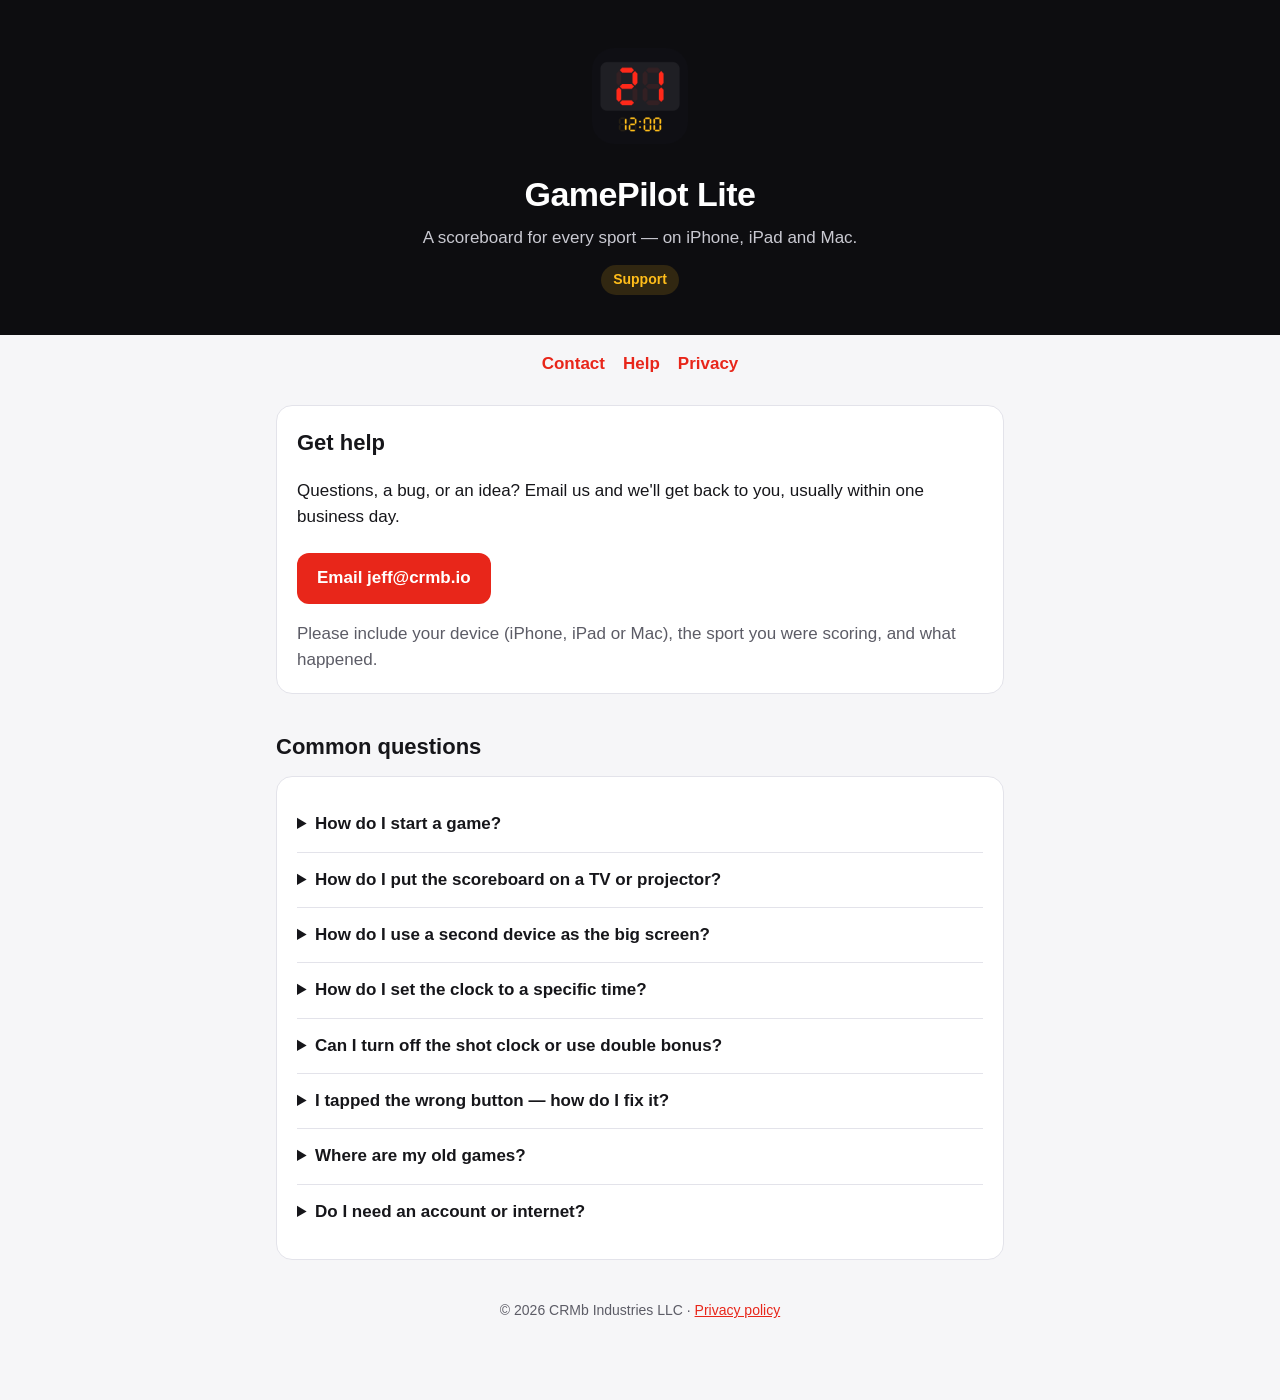
<file: index.html>
<!doctype html>
<html lang="en">
<head>
  <meta charset="utf-8">
  <meta name="viewport" content="width=device-width, initial-scale=1">
  <title>GamePilot Lite Support</title>
  <meta name="description" content="Help and contact for GamePilot (Lite), the scoreboard app for iPhone, iPad and Mac.">
  <link rel="icon" href="icon.png">
  <link rel="stylesheet" href="style.css">
</head>
<body>
  <header class="hero">
    <img src="icon.png" alt="GamePilot Lite app icon">
    <h1>GamePilot Lite</h1>
    <p>A scoreboard for every sport — on iPhone, iPad and Mac.</p>
    <span class="tag">Support</span>
  </header>
  <nav>
    <a href="#contact">Contact</a>
    <a href="#help">Help</a>
    <a href="privacy.html">Privacy</a>
  </nav>

  <main class="wrap">
    <section id="contact" class="card contact">
      <h2 style="margin-top:0">Get help</h2>
      <p>Questions, a bug, or an idea? Email us and we'll get back to you, usually within one business day.</p>
      <a class="button" href="mailto:jeff@crmb.io?subject=GamePilot%20Lite%20support">Email jeff@crmb.io</a>
      <p class="muted" style="margin-bottom:0">Please include your device (iPhone, iPad or Mac), the sport you were scoring, and what happened.</p>
    </section>

    <h2 id="help">Common questions</h2>
    <div class="card">
      <details>
        <summary>How do I start a game?</summary>
        <p>Tap <b>Start a game</b>, pick your sport, set team names, colors and rules, then tap <b>Start</b>. Every control for that sport fits on one screen.</p>
      </details>
      <details>
        <summary>How do I put the scoreboard on a TV or projector?</summary>
        <ol>
          <li><b>iPhone or iPad:</b> open Control Center, tap Screen Mirroring and choose your TV — or plug in an HDMI adapter. The TV shows only the scoreboard; your buttons stay on your device.</li>
          <li><b>Mac:</b> open Control Center → Screen Mirroring, pick your TV and choose <b>Extended display</b>. In GamePilot Lite, click <b>Show on display</b> and pick the TV. Press Esc or ⌘. to stop.</li>
        </ol>
      </details>
      <details>
        <summary>How do I use a second device as the big screen?</summary>
        <p>On the device for the big screen, open GamePilot Lite and choose <b>Be the big screen</b> — it shows a 4-digit code. On the device keeping score, tap the TV button and enter that code. Both devices need to be on the same Wi-Fi or near each other with Bluetooth on, and GamePilot Lite needs Local Network permission (Settings → Privacy &amp; Security → Local Network).</p>
      </details>
      <details>
        <summary>How do I set the clock to a specific time?</summary>
        <p>Tap the clock (or <b>Set time</b>) and pick the minutes and seconds. In basketball you can set the shot clock there too.</p>
      </details>
      <details>
        <summary>Can I turn off the shot clock or use double bonus?</summary>
        <p>Yes. Both are in the basketball rules when you start a game, and in the <b>⋯</b> menu during a game.</p>
      </details>
      <details>
        <summary>I tapped the wrong button — how do I fix it?</summary>
        <p>Tap <b>Undo</b> at the top. You can also adjust any number with the − and + buttons. In volleyball, pickleball and tennis, <b>Reopen last set</b> puts a finished set back in play at its final score.</p>
      </details>
      <details>
        <summary>Where are my old games?</summary>
        <p>Every game is saved on your device. From the start screen, open <b>Older games</b> and tap one to pick it back up. Swipe left on a game to delete it.</p>
      </details>
      <details>
        <summary>Do I need an account or internet?</summary>
        <p>No. GamePilot Lite works offline, has no account and no ads, and collects no data. See the <a href="privacy.html">privacy policy</a>.</p>
      </details>
    </div>

    <footer>
      <p>© 2026 CRMb Industries LLC · <a href="privacy.html">Privacy policy</a></p>
    </footer>
  </main>
</body>
</html>
</file>
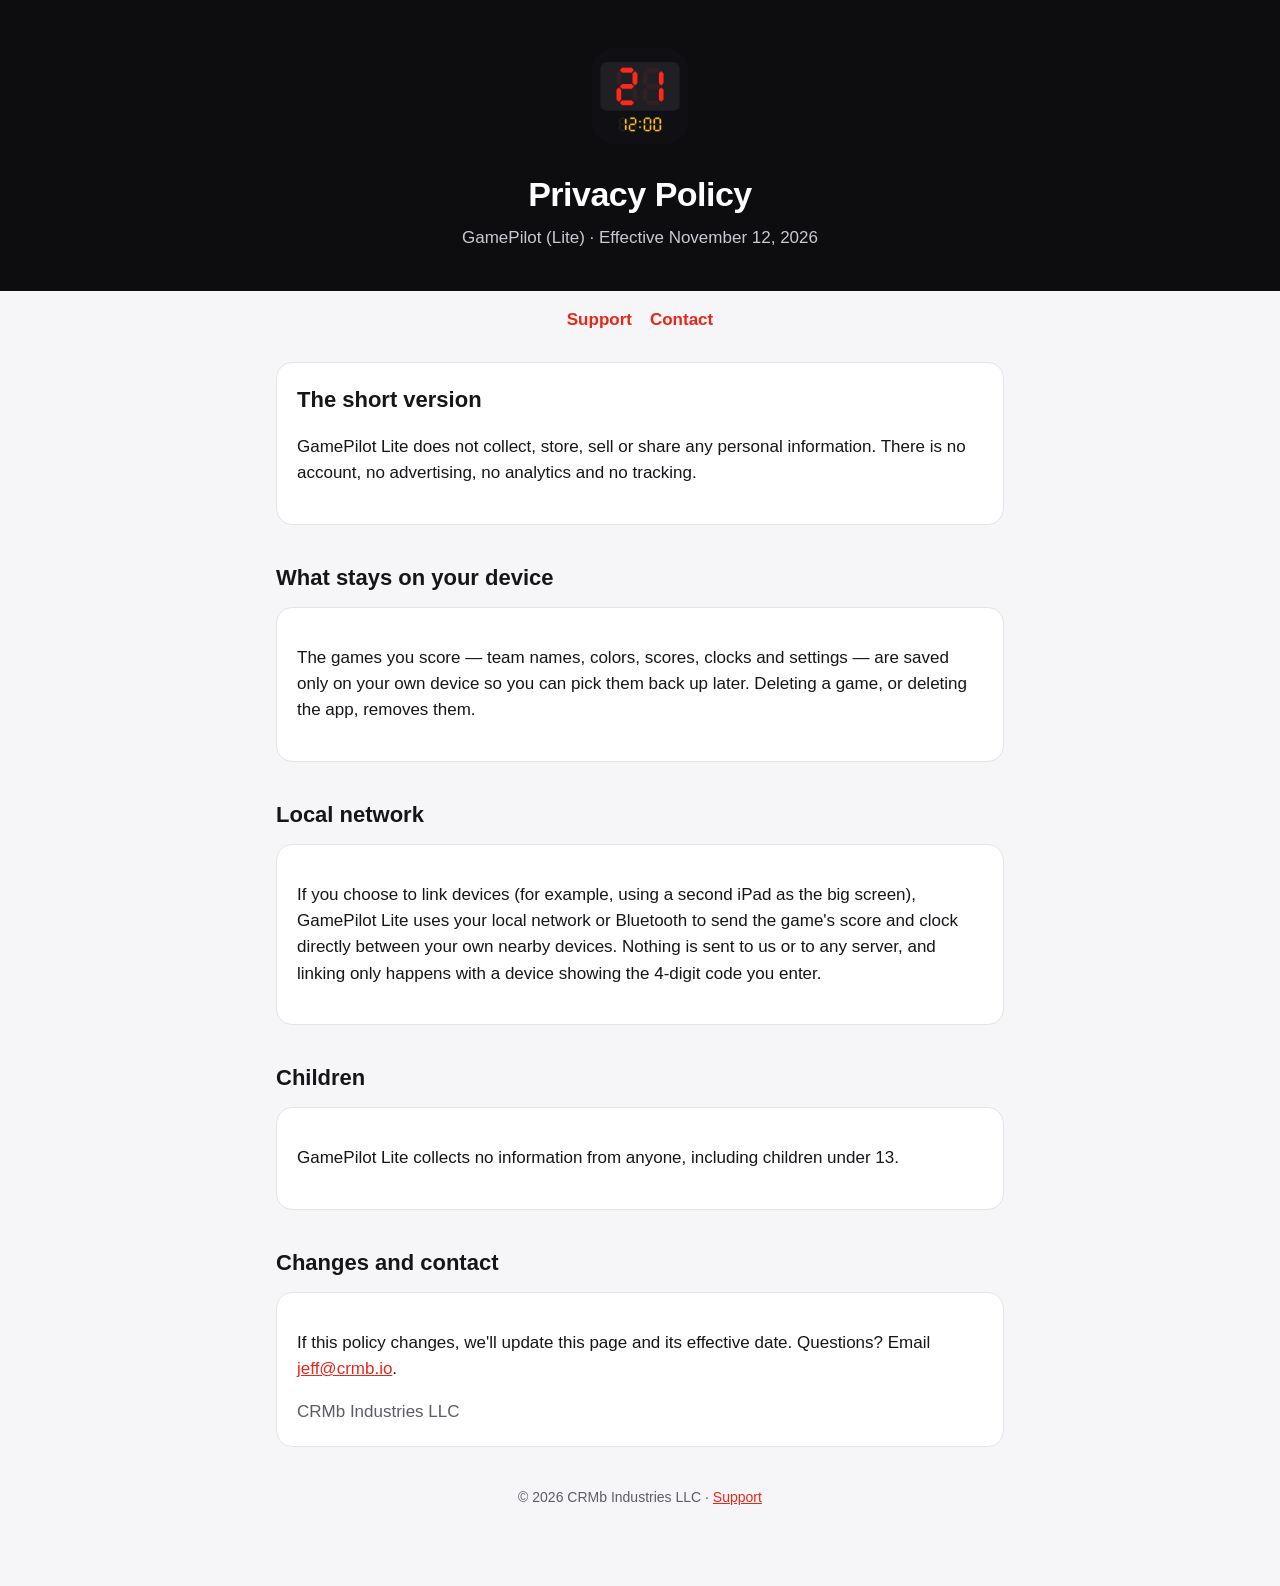
<file: privacy.html>
<!doctype html>
<html lang="en">
<head>
  <meta charset="utf-8">
  <meta name="viewport" content="width=device-width, initial-scale=1">
  <title>GamePilot Lite Privacy</title>
  <meta name="description" content="Privacy policy for GamePilot (Lite).">
  <link rel="icon" href="icon.png">
  <link rel="stylesheet" href="style.css">
</head>
<body>
  <header class="hero">
    <img src="icon.png" alt="GamePilot Lite app icon">
    <h1>Privacy Policy</h1>
    <p>GamePilot (Lite) · Effective November 12, 2026</p>
  </header>
  <nav>
    <a href="index.html">Support</a>
    <a href="mailto:jeff@crmb.io?subject=GamePilot%20Lite%20privacy">Contact</a>
  </nav>

  <main class="wrap">
    <div class="card">
      <h2 style="margin-top:0">The short version</h2>
      <p>GamePilot Lite does not collect, store, sell or share any personal information. There is no account, no advertising, no analytics and no tracking.</p>
    </div>

    <h2>What stays on your device</h2>
    <div class="card">
      <p>The games you score — team names, colors, scores, clocks and settings — are saved only on your own device so you can pick them back up later. Deleting a game, or deleting the app, removes them.</p>
    </div>

    <h2>Local network</h2>
    <div class="card">
      <p>If you choose to link devices (for example, using a second iPad as the big screen), GamePilot Lite uses your local network or Bluetooth to send the game's score and clock directly between your own nearby devices. Nothing is sent to us or to any server, and linking only happens with a device showing the 4-digit code you enter.</p>
    </div>

    <h2>Children</h2>
    <div class="card">
      <p>GamePilot Lite collects no information from anyone, including children under 13.</p>
    </div>

    <h2>Changes and contact</h2>
    <div class="card">
      <p>If this policy changes, we'll update this page and its effective date. Questions? Email <a href="mailto:jeff@crmb.io">jeff@crmb.io</a>.</p>
      <p class="muted" style="margin-bottom:0">CRMb Industries LLC</p>
    </div>

    <footer>
      <p>© 2026 CRMb Industries LLC · <a href="index.html">Support</a></p>
    </footer>
  </main>
</body>
</html>
</file>
<file: style.css>
:root {
  --bg: #f6f6f8;
  --card: #ffffff;
  --text: #16161a;
  --muted: #5c5c66;
  --line: #e3e3ea;
  --accent: #e8261a;
  --amber: #ffbd1a;
  --board: #0d0d10;
}
@media (prefers-color-scheme: dark) {
  :root {
    --bg: #0d0d10;
    --card: #17171c;
    --text: #f2f2f5;
    --muted: #a3a3ad;
    --line: #2a2a32;
  }
}
* { box-sizing: border-box; }
body {
  margin: 0;
  background: var(--bg);
  color: var(--text);
  font: 17px/1.55 -apple-system, BlinkMacSystemFont, "SF Pro Text", "Helvetica Neue", Arial, sans-serif;
}
.wrap { max-width: 760px; margin: 0 auto; padding: 0 16px 64px; }
header.hero {
  background: var(--board);
  color: #fff;
  padding: 48px 16px 40px;
  text-align: center;
}
header.hero img { width: 96px; height: 96px; border-radius: 22px; }
header.hero h1 { margin: 16px 0 4px; font-size: 34px; letter-spacing: -0.5px; }
header.hero p { margin: 0; color: #c9c9d1; }
header.hero .tag {
  display: inline-block; margin-top: 14px; padding: 4px 12px; border-radius: 999px;
  background: rgba(255, 189, 26, 0.15); color: var(--amber); font-weight: 600; font-size: 14px;
}
nav { display: flex; gap: 18px; justify-content: center; padding: 16px; font-weight: 600; }
nav a { color: var(--accent); text-decoration: none; }
h2 { font-size: 22px; margin: 36px 0 12px; }
.card {
  background: var(--card); border: 1px solid var(--line); border-radius: 16px;
  padding: 20px; margin: 12px 0;
}
.contact a.button {
  display: inline-block; background: var(--accent); color: #fff; text-decoration: none;
  padding: 12px 20px; border-radius: 12px; font-weight: 600; margin-top: 6px;
}
details { border-top: 1px solid var(--line); padding: 14px 0; }
details:first-of-type { border-top: 0; }
summary { cursor: pointer; font-weight: 600; }
details p, details ol, details ul { color: var(--muted); margin: 10px 0 0; }
p.muted, footer { color: var(--muted); }
footer { text-align: center; font-size: 14px; margin-top: 40px; }
a { color: var(--accent); }
</file>
